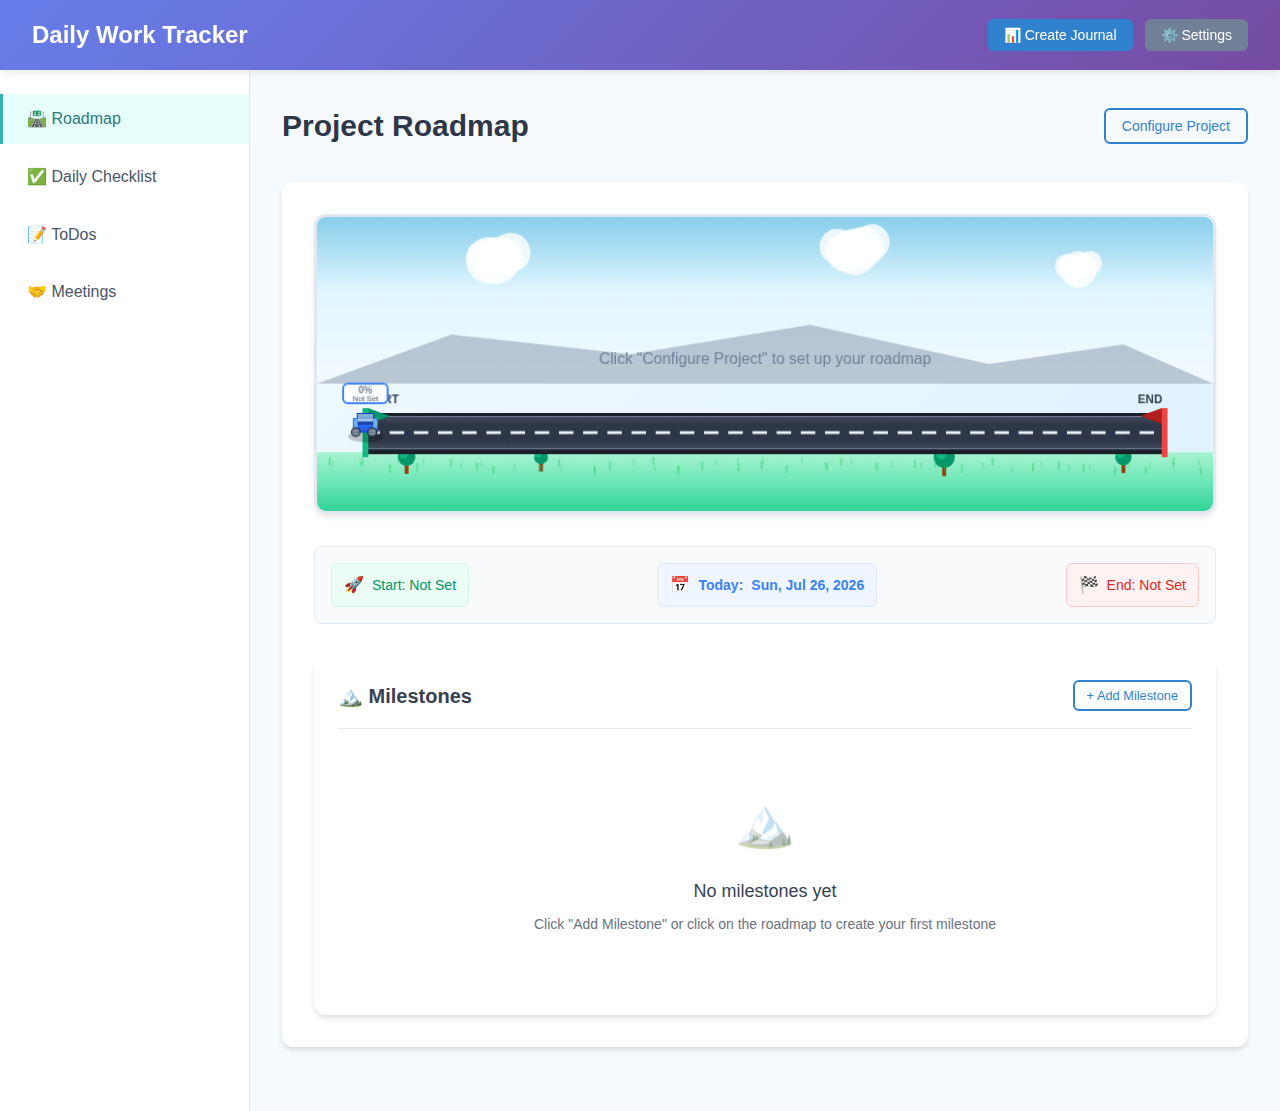
<file: index.html>
<!DOCTYPE html>
<html lang="en">
<head>
    <meta charset="UTF-8">
    <meta name="viewport" content="width=device-width, initial-scale=1.0">
    <meta http-equiv="X-UA-Compatible" content="IE=edge">
    <title>Daily Work Tracker</title>
    <meta name="description" content="Track daily work progress with visual roadmap, checklists, todos, and meetings">
    
    <!-- CSS Files -->
    <link rel="stylesheet" href="styles/main.css">
    <link rel="stylesheet" href="styles/roadmap.css">
    <link rel="stylesheet" href="styles/components.css">
    
    <!-- Favicon -->
    <link rel="icon" type="image/x-icon" href="assets/favicon.ico">
</head>
<body>
    <div class="app-container">
        <!-- Header -->
        <header class="app-header">
            <div class="header-content">
                <h1 class="app-title">Daily Work Tracker</h1>
                <div class="header-actions">
                    <button id="createJournal" class="btn btn-primary">
                        📊 Create Journal
                    </button>
                    <button id="settingsBtn" class="btn btn-secondary">
                        ⚙️ Settings
                    </button>
                </div>
            </div>
        </header>

        <!-- Main Content -->
        <main class="app-main">
            <!-- Sidebar Navigation -->
            <aside class="sidebar">
                <nav class="nav-menu">
                    <ul>
                        <li><a href="#roadmap" class="nav-link active">🛣️ Roadmap</a></li>
                        <li><a href="#checklist" class="nav-link">✅ Daily Checklist</a></li>
                        <li><a href="#todos" class="nav-link">📝 ToDos</a></li>
                        <li><a href="#meetings" class="nav-link">🤝 Meetings</a></li>
                    </ul>
                </nav>
            </aside>

            <!-- Content Area -->
            <section class="content-area">
                <!-- Roadmap Section -->
                <div id="roadmap-section" class="content-section active">
                    <div class="section-header">
                        <h2>Project Roadmap</h2>
                        <button id="configureProject" class="btn btn-outline">Configure Project</button>
                    </div>
                    <div class="roadmap-container">
                        <canvas id="roadmapCanvas" class="roadmap-canvas"></canvas>
                        <div class="roadmap-info">
                            <div class="project-dates">
                                <span class="start-date">Start: Not Set</span>
                                <span class="current-date">Today: <span id="currentDate"></span></span>
                                <span class="end-date">End: Not Set</span>
                            </div>
                        </div>
                        
                        <!-- Milestone Management Section -->
                        <div class="milestone-management">
                            <div class="milestone-header">
                                <h3>🏔️ Milestones</h3>
                                <button id="addMilestoneBtn" class="btn btn-outline btn-small">+ Add Milestone</button>
                            </div>
                            <div id="milestoneList" class="milestone-list">
                                <!-- Milestones will be populated here -->
                            </div>
                        </div>
                    </div>
                </div>

                <!-- Daily Checklist Section -->
                <div id="checklist-section" class="content-section">
                    <div class="section-header">
                        <h2>Daily Checklist</h2>
                        <div class="section-actions">
                            <button id="checklistAnalytics" class="btn btn-secondary">📊 Analytics</button>
                            <button id="addChecklistItem" class="btn btn-outline">+ Add Item</button>
                        </div>
                    </div>
                    <div class="checklist-container">
                        <div id="checklistItems" class="checklist-items"></div>
                    </div>
                </div>

                <!-- ToDos Section -->
                <div id="todos-section" class="content-section">
                    <div class="section-header">
                        <h2>ToDos</h2>
                        <div class="section-actions">
                            <button id="todoAnalytics" class="btn btn-secondary">📊 Analytics</button>
                            <button id="advancedSearch" class="btn btn-secondary">🔍 Search</button>
                            <button id="bulkActions" class="btn btn-secondary">⚡ Bulk Actions</button>
                            <div class="action-divider"></div>
                            <button id="backupTodos" class="btn btn-outline">💾 Backup</button>
                            <button id="restoreTodos" class="btn btn-outline">📥 Restore</button>
                            <button id="addTodo" class="btn btn-primary">+ Add Todo</button>
                        </div>
                    </div>
                    <div class="todos-container">
                        <div id="todoItems" class="todo-items"></div>
                    </div>
                </div>

                <!-- Meetings Section -->
                <div id="meetings-section" class="content-section">
                    <div class="section-header">
                        <h2>Meetings</h2>
                        <button id="addMeeting" class="btn btn-outline">+ Add Meeting</button>
                    </div>
                    <div class="meetings-container">
                        <div id="meetingItems" class="meeting-items"></div>
                    </div>
                </div>
            </section>
        </main>
    </div>

    <!-- Modal Container -->
    <div id="modalContainer" class="modal-container"></div>

    <!-- JavaScript Files -->
    <script src="scripts/storage.js"></script>
    <script src="scripts/roadmap.js"></script>
    <script src="scripts/daily-reset.js"></script>
    <script src="scripts/checklist.js"></script>
    <script src="scripts/todos.js"></script>
    <script src="scripts/meetings.js"></script>
    <script src="scripts/main.js"></script>
</body>
</html>
</file>
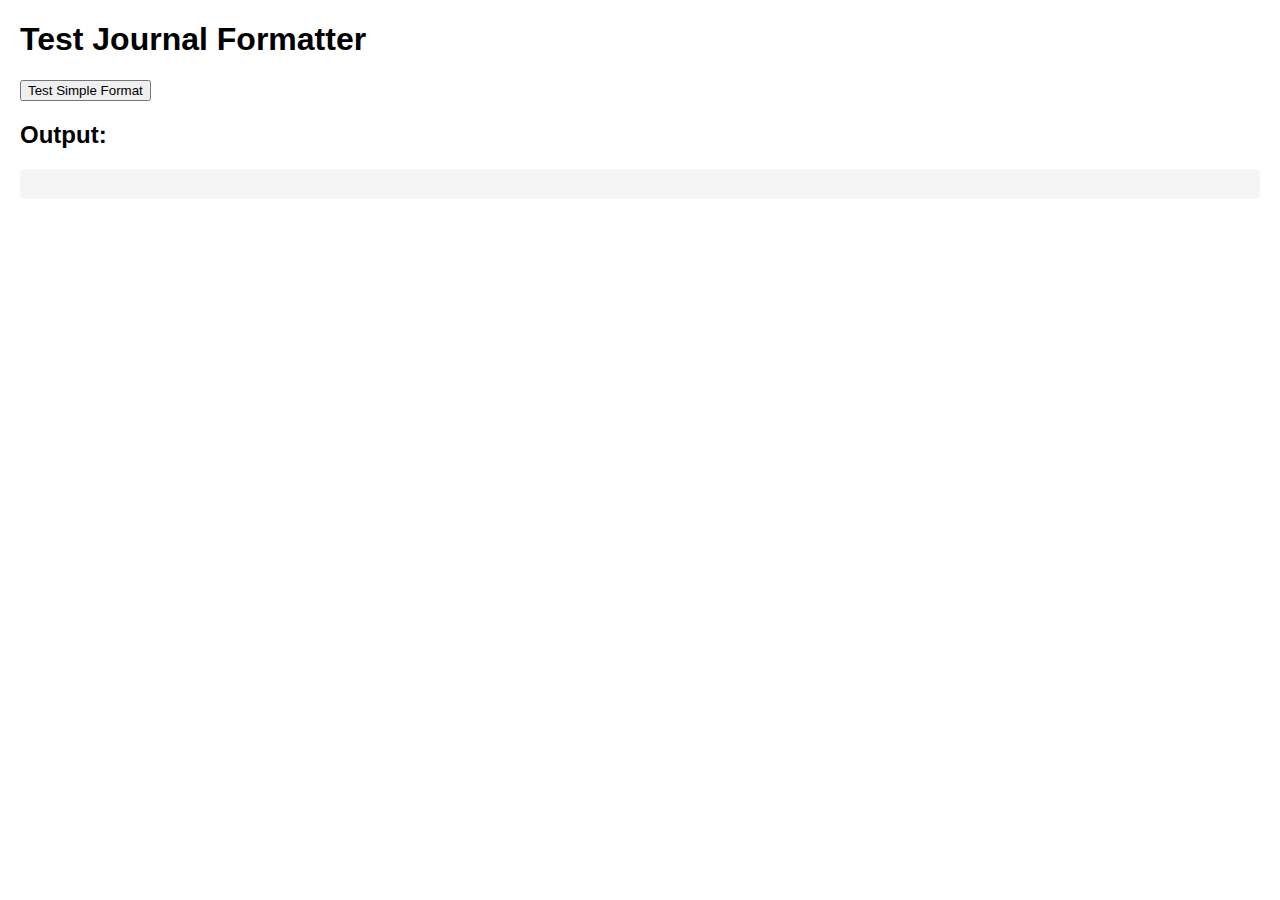
<file: test-journal.html>
<!DOCTYPE html>
<html lang="en">
<head>
    <meta charset="UTF-8">
    <meta name="viewport" content="width=device-width, initial-scale=1.0">
    <title>Test Journal Format</title>
    <style>
        body { font-family: Arial, sans-serif; margin: 20px; }
        .test-output { background: #f5f5f5; padding: 15px; border-radius: 5px; white-space: pre-line; }
    </style>
</head>
<body>
    <h1>Test Journal Formatter</h1>
    <button onclick="testJournalFormat()">Test Simple Format</button>
    <h2>Output:</h2>
    <div id="output" class="test-output"></div>

    <script>
        // Simple test data
        const testData = {
            checklist: {
                items: [
                    { text: "Support Handling", completed: true },
                    { text: "Customer Feedback Handling", completed: false },
                    { text: "Bug Fixes / Customer Bug Fixes", completed: true },
                    { text: "Peer Test", completed: true }
                ]
            },
            todos: [
                { text: "Validate RTE control", completed: true },
                { text: "Ensure figma for speech to text control", completed: true },
                { text: "Incomplete task", completed: false }
            ],
            meetings: [
                {
                    time: "3:00 pm",
                    title: "Flutter Support",
                    completed: true,
                    notes: "Discussed column thin support solution\nAction taken as to consider bug fix"
                },
                {
                    time: "11:30",
                    title: "Sync times meeting", 
                    completed: true,
                    notes: "Attended and gets known about the current status of company projects"
                }
            ]
        };

        // Simple formatter function
        function generateSimpleJournal(data) {
            let output = '';
            
            // Date header
            const today = new Date();
            const dateStr = `${today.getDate()}-${today.getMonth() + 1}-${today.getFullYear()}`;
            output += `Date: ${dateStr}\n`;
            
            // Daily Checklist
            if (data.checklist && data.checklist.items && data.checklist.items.length > 0) {
                output += `Daily Checklist:\n`;
                data.checklist.items.forEach(item => {
                    const status = item.completed ? '[x]' : '[ ]';
                    output += `${status} ${item.text}\n`;
                });
            }
            
            // Today - ToDos (only completed)
            const completedTodos = data.todos ? data.todos.filter(todo => todo.completed) : [];
            if (completedTodos.length > 0) {
                output += `Today - ToDos:\n`;
                completedTodos.forEach(todo => {
                    output += `[x] ${todo.text}\n`;
                });
            }
            
            // Meetings (only completed with notes)
            const completedMeetings = data.meetings ? data.meetings.filter(meeting => meeting.completed && meeting.notes) : [];
            if (completedMeetings.length > 0) {
                output += `Meetings:\n`;
                completedMeetings.forEach(meeting => {
                    output += `${meeting.time} ${meeting.title}\n`;
                    if (meeting.notes) {
                        output += `Meeting notes:\n`;
                        const noteLines = meeting.notes.split('\n');
                        noteLines.forEach(line => {
                            if (line.trim()) {
                                output += `- ${line.trim()}\n`;
                            }
                        });
                    }
                });
            }
            
            return output;
        }

        function testJournalFormat() {
            const formatted = generateSimpleJournal(testData);
            document.getElementById('output').textContent = formatted;
            console.log('Generated journal:', formatted);
        }
    </script>
</body>
</html>
</file>
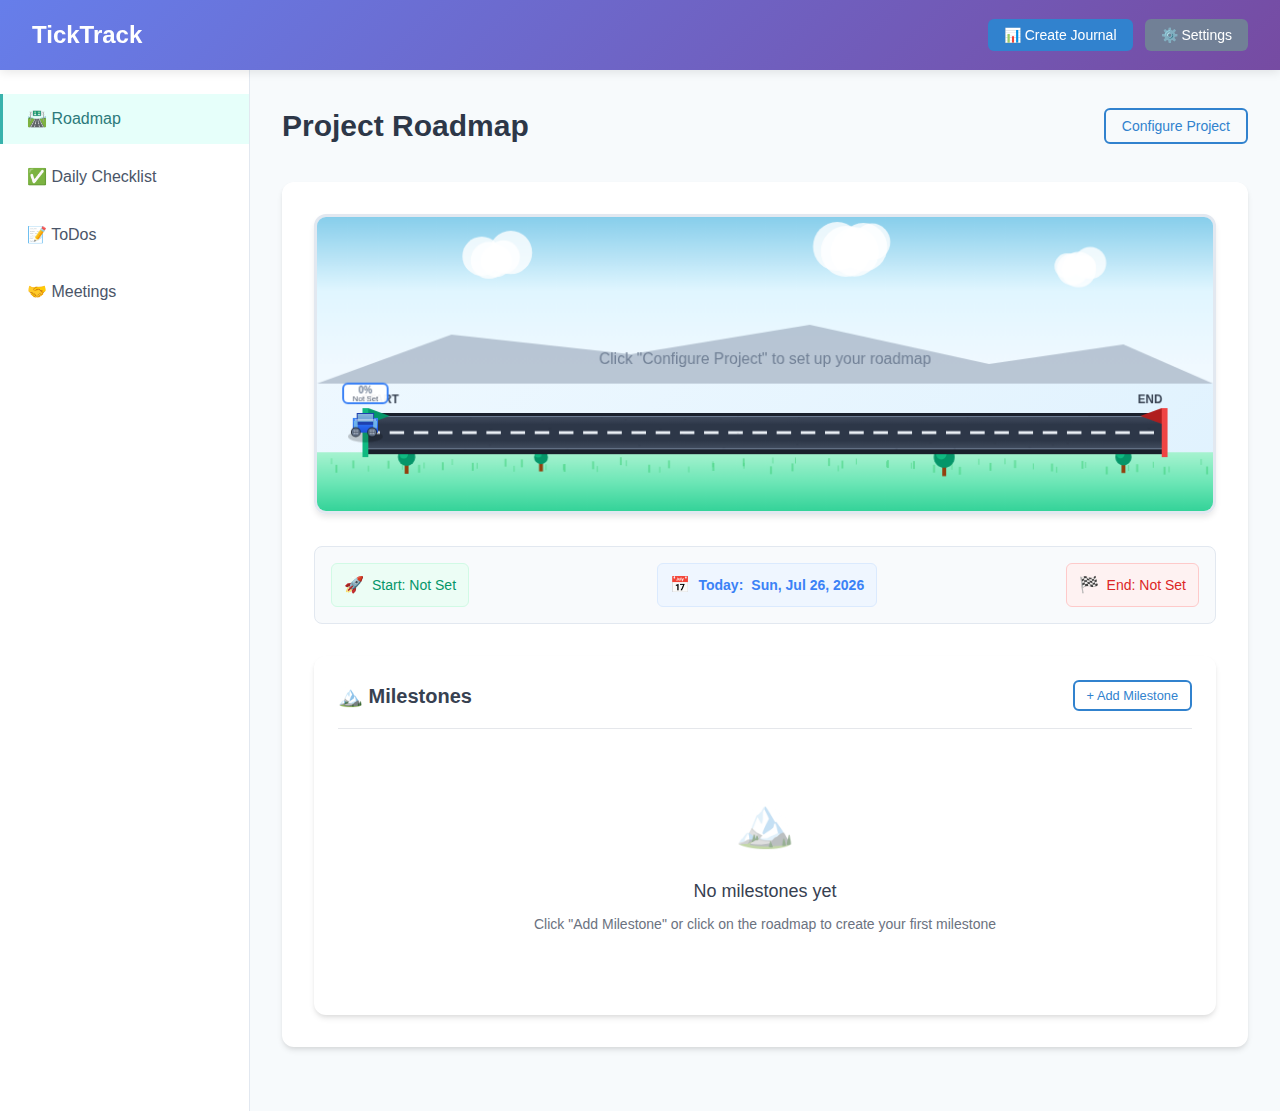
<file: TickTrack.html>
<!DOCTYPE html>
<html lang="en">
<head>
    <meta charset="UTF-8">
    <meta name="viewport" content="width=device-width, initial-scale=1.0">
    <meta http-equiv="X-UA-Compatible" content="IE=edge">
    <title>Daily Work Tracker</title>
    <meta name="description" content="Track daily work progress with visual roadmap, checklists, todos, and meetings">
    
    <!-- CSS Files -->
    <link rel="stylesheet" href="styles/main.css">
    <link rel="stylesheet" href="styles/roadmap.css">
    <link rel="stylesheet" href="styles/components.css">
    
    <!-- Favicon -->
    <link rel="icon" type="image/x-icon" href="assets/favicon.ico">
</head>
<body>
    <div class="app-container">
        <!-- Header -->
        <header class="app-header">
            <div class="header-content">
                <h1 class="app-title">TickTrack</h1>
                <div class="header-actions">
                    <!-- <button id="exportHistory" class="btn btn-outline" title="View Export History">
                        📋 History
                    </button> -->
                    <button id="createJournal" class="btn btn-primary">
                        📊 Create Journal
                    </button>
                    <button id="settingsBtn" class="btn btn-secondary">
                        ⚙️ Settings
                    </button>
                </div>
            </div>
        </header>

        <!-- Main Content -->
        <main class="app-main">
            <!-- Sidebar Navigation -->
            <aside class="sidebar">
                <nav class="nav-menu">
                    <ul>
                        <li><a href="#roadmap" class="nav-link active">🛣️ Roadmap</a></li>
                        <li><a href="#checklist" class="nav-link">✅ Daily Checklist</a></li>
                        <li><a href="#todos" class="nav-link">📝 ToDos</a></li>
                        <li><a href="#meetings" class="nav-link">🤝 Meetings</a></li>
                    </ul>
                </nav>
            </aside>

            <!-- Content Area -->
            <section class="content-area">
                <!-- Roadmap Section -->
                <div id="roadmap-section" class="content-section active">
                    <div class="section-header">
                        <h2>Project Roadmap</h2>
                        <button id="configureProject" class="btn btn-outline">Configure Project</button>
                    </div>
                    <div class="roadmap-container">
                        <canvas id="roadmapCanvas" class="roadmap-canvas"></canvas>
                        <div class="roadmap-info">
                            <div class="project-dates">
                                <span class="start-date">Start: Not Set</span>
                                <span class="current-date">Today: <span id="currentDate"></span></span>
                                <span class="end-date">End: Not Set</span>
                            </div>
                        </div>
                        
                        <!-- Milestone Management Section -->
                        <div class="milestone-management">
                            <div class="milestone-header">
                                <h3>🏔️ Milestones</h3>
                                <button id="addMilestoneBtn" class="btn btn-outline btn-small">+ Add Milestone</button>
                            </div>
                            <div id="milestoneList" class="milestone-list">
                                <!-- Milestones will be populated here -->
                            </div>
                        </div>
                    </div>
                </div>

                <!-- Daily Checklist Section -->
                <div id="checklist-section" class="content-section">
                    <div class="section-header">
                        <h2>Daily Checklist</h2>
                        <div class="section-actions">
                            <button id="checklistAnalytics" class="btn btn-secondary">📊 Analytics</button>
                            <button id="addChecklistItem" class="btn btn-outline">+ Add Item</button>
                        </div>
                    </div>
                    <div class="checklist-container">
                        <div id="checklistItems" class="checklist-items"></div>
                    </div>
                </div>

                <!-- ToDos Section -->
                <div id="todos-section" class="content-section">
                    <div class="section-header">
                        <h2>ToDos</h2>
                        <div class="section-actions">
                            <button id="todoAnalytics" class="btn btn-secondary">📊 Analytics</button>
                            <button id="advancedSearch" class="btn btn-secondary">🔍 Search</button>
                            <button id="bulkActions" class="btn btn-secondary">⚡ Bulk Actions</button>
                            <div class="action-divider"></div>
                            <!-- <button id="backupTodos" class="btn btn-outline">💾 Backup</button>
                            <button id="restoreTodos" class="btn btn-outline">📥 Restore</button> -->
                            <button id="addTodo" class="btn btn-primary">+ Add Todo</button>
                        </div>
                    </div>
                    <div class="todos-container">
                        <div id="todoItems" class="todo-items"></div>
                    </div>
                </div>

                <!-- Meetings Section -->
                <div id="meetings-section" class="content-section">
                    <div class="section-header">
                        <h2>Meetings</h2>
                        <div class="section-actions">
                            <button id="meetingAnalytics" class="btn btn-secondary">📊 Analytics</button>
                            <button id="meetingSearch" class="btn btn-secondary">🔍 Search</button>
                            <button id="addMeeting" class="btn btn-primary">+ Add Meeting</button>
                        </div>
                    </div>
                    <div class="meetings-container">
                        <div id="meetingItems" class="meeting-items"></div>
                    </div>
                </div>
            </section>
        </main>
    </div>

    <!-- Modal Container -->
    <div id="modalContainer" class="modal-container"></div>

    <!-- JavaScript Files -->
    <script src="scripts/storage.js"></script>
    <script src="scripts/roadmap.js"></script>
    <script src="scripts/daily-reset.js"></script>
    <script src="scripts/checklist.js"></script>
    <script src="scripts/todos.js"></script>
    <script src="scripts/meetings.js"></script>
    <script src="scripts/journal-formatter.js"></script>
    <script src="scripts/file-export.js"></script>
    <script src="scripts/main.js"></script>
</body>
</html>
</file>
<file: styles/roadmap.css>
/* ===== ROADMAP SPECIFIC STYLES ===== */

.roadmap-container {
    background: white;
    border-radius: 12px;
    padding: 2rem;
    box-shadow: 0 4px 6px -1px rgba(0, 0, 0, 0.1), 0 2px 4px -1px rgba(0, 0, 0, 0.06);
    margin-bottom: 2rem;
}

.roadmap-canvas {
    width: 100%;
    height: 300px;
    border: 3px solid #e2e8f0;
    border-radius: 12px;
    background: linear-gradient(135deg, #f0f9ff 0%, #e0f2fe 100%);
    cursor: pointer;
    transition: all 0.3s ease;
    box-shadow: 0 4px 6px -1px rgba(0, 0, 0, 0.1);
    position: relative;
}

.roadmap-canvas:hover {
    border-color: #3b82f6;
    box-shadow: 0 10px 15px -3px rgba(0, 0, 0, 0.1), 0 4px 6px -2px rgba(0, 0, 0, 0.05);
    transform: translateY(-2px);
}

.roadmap-canvas:active {
    transform: translateY(0);
    box-shadow: 0 4px 6px -1px rgba(0, 0, 0, 0.1);
}

/* Canvas loading state */
.roadmap-canvas.loading {
    opacity: 0.7;
    pointer-events: none;
}

.roadmap-canvas.loading::after {
    content: "Loading roadmap...";
    position: absolute;
    top: 50%;
    left: 50%;
    transform: translate(-50%, -50%);
    background: rgba(255, 255, 255, 0.9);
    padding: 1rem 2rem;
    border-radius: 6px;
    font-size: 0.875rem;
    color: #4a5568;
    box-shadow: 0 4px 6px -1px rgba(0, 0, 0, 0.1);
}

.roadmap-info {
    margin-top: 1.5rem;
    padding: 1rem;
    background: #f8fafc;
    border-radius: 8px;
    border: 1px solid #e2e8f0;
}

.project-dates {
    display: flex;
    justify-content: space-between;
    align-items: center;
    flex-wrap: wrap;
    gap: 1rem;
    font-size: 0.875rem;
}

.start-date,
.current-date,
.end-date {
    padding: 0.5rem 0.75rem;
    border-radius: 6px;
    font-weight: 500;
    background: white;
    border: 1px solid #d1d5db;
    display: flex;
    align-items: center;
    gap: 0.5rem;
}

.start-date {
    color: #059669;
    border-color: #d1fae5;
    background: #ecfdf5;
}

.start-date::before {
    content: "🚀";
    font-size: 1rem;
}

.current-date {
    color: #3b82f6;
    border-color: #dbeafe;
    background: #eff6ff;
    font-weight: 600;
}

.current-date::before {
    content: "📅";
    font-size: 1rem;
}

.end-date {
    color: #dc2626;
    border-color: #fecaca;
    background: #fef2f2;
}

.end-date::before {
    content: "🏁";
    font-size: 1rem;
}

/* Roadmap Canvas Elements */
.roadmap-tooltip {
    position: absolute;
    background: rgba(0, 0, 0, 0.8);
    color: white;
    padding: 0.5rem 0.75rem;
    border-radius: 6px;
    font-size: 0.75rem;
    pointer-events: none;
    z-index: 200;
    white-space: nowrap;
    transform: translate(-50%, -100%);
    margin-top: -0.5rem;
}

.roadmap-tooltip::after {
    content: "";
    position: absolute;
    top: 100%;
    left: 50%;
    transform: translateX(-50%);
    border: 5px solid transparent;
    border-top-color: rgba(0, 0, 0, 0.8);
}

/* Enhanced Milestone Management */
.milestone-management {
    margin-top: 2rem;
    background: white;
    border-radius: 12px;
    padding: 1.5rem;
    box-shadow: 0 4px 6px -1px rgba(0, 0, 0, 0.1), 0 2px 4px -1px rgba(0, 0, 0, 0.06);
}

.milestone-header {
    display: flex;
    justify-content: space-between;
    align-items: center;
    margin-bottom: 1.5rem;
    padding-bottom: 1rem;
    border-bottom: 1px solid #e5e7eb;
}

.milestone-header h3 {
    font-size: 1.25rem;
    font-weight: 600;
    color: #374151;
    display: flex;
    align-items: center;
    gap: 0.5rem;
    margin: 0;
}

.btn-small {
    padding: 0.375rem 0.75rem;
    font-size: 0.8rem;
}

.milestone-list {
    display: grid;
    gap: 0.75rem;
    max-height: 300px;
    overflow-y: auto;
}

.milestone-item {
    display: flex;
    justify-content: space-between;
    align-items: center;
    padding: 1rem;
    background: #f8fafc;
    border: 2px solid #e2e8f0;
    border-radius: 8px;
    transition: all 0.2s ease;
    cursor: pointer;
    position: relative;
}

.milestone-item:hover {
    border-color: #3b82f6;
    background: #eff6ff;
    transform: translateY(-1px);
    box-shadow: 0 4px 6px -1px rgba(0, 0, 0, 0.1);
}

.milestone-item.completed {
    background: #ecfdf5;
    border-color: #10b981;
    opacity: 0.9;
}

.milestone-item.overdue {
    background: #fef2f2;
    border-color: #ef4444;
}

.milestone-item.today {
    background: #fffbeb;
    border-color: #f59e0b;
    box-shadow: 0 0 0 3px rgba(245, 158, 11, 0.1);
}

.milestone-content {
    display: flex;
    align-items: center;
    gap: 0.75rem;
    flex: 1;
}

.milestone-flag {
    font-size: 1.5rem;
    display: flex;
    align-items: center;
    justify-content: center;
    width: 40px;
    height: 40px;
    border-radius: 50%;
    background: rgba(255, 255, 255, 0.8);
}

.milestone-details {
    flex: 1;
}

.milestone-title {
    font-weight: 600;
    color: #374151;
    margin-bottom: 0.25rem;
    font-size: 0.95rem;
}

.milestone-date {
    font-size: 0.8rem;
    color: #6b7280;
    margin-bottom: 0.25rem;
}

.milestone-description {
    font-size: 0.75rem;
    color: #9ca3af;
    font-style: italic;
    line-height: 1.3;
}

.milestone-actions {
    display: flex;
    gap: 0.5rem;
    opacity: 0;
    transition: opacity 0.2s ease;
}

.milestone-item:hover .milestone-actions {
    opacity: 1;
}

.milestone-edit,
.milestone-delete {
    padding: 0.25rem 0.5rem;
    border: none;
    border-radius: 4px;
    font-size: 0.7rem;
    cursor: pointer;
    transition: all 0.2s ease;
    font-weight: 500;
}

.milestone-edit {
    background: #dbeafe;
    color: #1e40af;
}

.milestone-edit:hover {
    background: #3b82f6;
    color: white;
}

.milestone-delete {
    background: #fecaca;
    color: #dc2626;
}

.milestone-delete:hover {
    background: #ef4444;
    color: white;
}

/* Empty state for milestones */
.milestone-list .empty-state {
    text-align: center;
    padding: 2rem 1rem;
    color: #6b7280;
}

.milestone-list .empty-state-icon {
    font-size: 3rem;
    margin-bottom: 1rem;
    opacity: 0.5;
}

.milestone-list .empty-state-title {
    font-size: 1.125rem;
    font-weight: 500;
    margin-bottom: 0.5rem;
    color: #374151;
}

.milestone-list .empty-state-text {
    font-size: 0.875rem;
    line-height: 1.5;
}

/* Enhanced Project Configuration Modal */
.project-config-form {
    display: grid;
    gap: 1rem;
}

.project-stats {
    background: #f8fafc;
    border: 1px solid #e2e8f0;
    border-radius: 8px;
    padding: 1rem;
    margin-bottom: 1.5rem;
}

.project-stats h4 {
    margin: 0 0 1rem 0;
    color: #374151;
    font-size: 1rem;
    font-weight: 600;
}

.stats-grid {
    display: grid;
    grid-template-columns: repeat(4, 1fr);
    gap: 1rem;
}

.stat-item {
    text-align: center;
    padding: 0.75rem;
    background: white;
    border-radius: 6px;
    border: 1px solid #e5e7eb;
}

.stat-value {
    font-size: 1.5rem;
    font-weight: 700;
    color: #3b82f6;
    margin-bottom: 0.25rem;
}

.stat-label {
    font-size: 0.75rem;
    color: #6b7280;
    font-weight: 500;
}

.date-inputs {
    display: grid;
    grid-template-columns: 1fr 1fr;
    gap: 1rem;
}

.form-help {
    display: block;
    margin-top: 0.25rem;
    font-size: 0.75rem;
    color: #6b7280;
    font-style: italic;
}

/* New styles for holiday configuration */
.workday-config {
    background: #f8fafc;
    border: 1px solid #e2e8f0;
    border-radius: 8px;
    padding: 1rem;
    margin-top: 1rem;
}

.workday-config .form-group {
    margin-bottom: 0; /* Remove default margin */
}


.warning-section {
    margin: 1rem 0;
}

.warning-box {
    background: #fef3c7;
    border: 1px solid #f59e0b;
    border-radius: 6px;
    padding: 0.75rem;
    font-size: 0.875rem;
    color: #92400e;
}

.reset-warning {
    background: #fee2e2;
    border: 1px solid #ef4444;
    border-radius: 6px;
    padding: 1rem;
    color: #991b1b;
}

.reset-warning h4 {
    margin: 0 0 0.5rem 0;
    color: #991b1b;
}

.reset-warning ul {
    margin: 0.5rem 0;
    padding-left: 1.5rem;
}

.reset-warning li {
    margin-bottom: 0.25rem;
}

.reset-warning p {
    margin: 0.75rem 0 0 0;
    font-weight: 600;
}

.project-status {
    margin-top: 1rem;
    padding: 1rem;
    border-radius: 8px;
    font-size: 0.875rem;
}

.project-status.not-configured {
    background: #fef3c7;
    color: #92400e;
    border: 1px solid #f59e0b;
}

.project-status.configured {
    background: #d1fae5;
    color: #065f46;
    border: 1px solid #10b981;
}

.project-status.overdue {
    background: #fee2e2;
    color: #991b1b;
    border: 1px solid #ef4444;
}

/* Modal enhancements */
.modal {
    max-width: 600px;
}

.modal-footer {
    justify-content: space-between;
}

.modal-footer .btn:first-child {
    margin-right: auto;
}

/* Responsive adjustments */
@media (max-width: 768px) {
    .date-inputs {
        grid-template-columns: 1fr;
    }
    
    .stats-grid {
        grid-template-columns: repeat(2, 1fr);
    }
    
    .modal {
        max-width: 95%;
        margin: 1rem;
    }
}

@media (max-width: 480px) {
    .stats-grid {
        grid-template-columns: 1fr;
    }
    
    .modal-footer {
        flex-direction: column;
        gap: 0.75rem;
    }
    
    .modal-footer .btn {
        width: 100%;
        justify-content: center;
    }
    
    .modal-footer .btn:first-child {
        margin-right: 0;
        order: 2;
    }
}

/* Responsive Roadmap */
@media (max-width: 768px) {
    .roadmap-container {
        padding: 1rem;
    }
    
    .roadmap-canvas {
        height: 200px;
    }
    
    .project-dates {
        flex-direction: column;
        align-items: stretch;
    }
    
    .start-date,
    .current-date,
    .end-date {
        justify-content: center;
        text-align: center;
    }
    
    .date-inputs {
        grid-template-columns: 1fr;
    }
    
    .milestone-item {
        flex-direction: column;
        align-items: flex-start;
        gap: 0.75rem;
    }
    
    .milestone-actions {
        align-self: flex-end;
    }
}

@media (max-width: 480px) {
    .roadmap-canvas {
        height: 150px;
    }
    
    .project-dates {
        font-size: 0.75rem;
    }
    
    .milestone-header {
        flex-direction: column;
        align-items: flex-start;
        gap: 0.75rem;
    }
}
</file>
<file: styles/components.css>
/* ===== COMPONENT SPECIFIC STYLES ===== */

/* ===== CHECKLIST COMPONENTS ===== */
.checklist-container {
    background: white;
    border-radius: 12px;
    padding: 1.5rem;
    box-shadow: 0 4px 6px -1px rgba(0, 0, 0, 0.1), 0 2px 4px -1px rgba(0, 0, 0, 0.06);
}

.checklist-items {
    display: grid;
    gap: 0.75rem;
}

/* Enhanced Progress Bar */
.progress-bar {
    background: #f1f5f9;
    border-radius: 8px;
    padding: 1rem;
    margin-bottom: 1.5rem;
    border: 1px solid #e2e8f0;
}

.progress-header {
    display: flex;
    justify-content: space-between;
    align-items: center;
    margin-bottom: 0.75rem;
}

.progress-text {
    font-size: 0.875rem;
    color: #374151;
    font-weight: 500;
}

.progress-percent {
    font-size: 1.125rem;
    font-weight: 700;
    color: #059669;
}

.progress-track {
    height: 8px;
    background: #e2e8f0;
    border-radius: 4px;
    overflow: hidden;
}

.progress-fill {
    height: 100%;
    background: linear-gradient(90deg, #10b981, #059669);
    border-radius: 4px;
    transition: width 0.5s ease;
    position: relative;
}

.progress-fill::after {
    content: '';
    position: absolute;
    top: 0;
    left: 0;
    right: 0;
    bottom: 0;
    background: linear-gradient(90deg, transparent, rgba(255, 255, 255, 0.4), transparent);
    animation: shimmer 2s infinite;
}

@keyframes shimmer {
    0% { transform: translateX(-100%); }
    100% { transform: translateX(100%); }
}

/* Enhanced Progress Badge in Header */
.progress-badge {
    display: inline-block;
    padding: 0.25rem 0.75rem;
    background: linear-gradient(135deg, #10b981, #059669);
    color: white;
    font-size: 0.75rem;
    font-weight: 600;
    border-radius: 12px;
    margin-left: 0.5rem;
    animation: pulse-success 2s infinite;
}

@keyframes pulse-success {
    0%, 100% { transform: scale(1); }
    50% { transform: scale(1.05); }
}

/* Checklist Main Structure */
.checklist-main {
    display: flex;
    align-items: flex-start;
    flex: 1;
    gap: 0.75rem;
}

.checklist-content {
    flex: 1;
}

/* Enhanced Checkbox Styling */
.checklist-checkbox {
    width: 20px;
    height: 20px;
    cursor: pointer;
    accent-color: #10b981;
    transform: scale(1.2);
    margin-top: 0.125rem;
}

.checklist-text {
    font-size: 0.875rem;
    color: #374151;
    line-height: 1.5;
    transition: all 0.3s ease;
    margin-bottom: 0.25rem;
}

/* Completion Time Display */
.completion-time {
    font-size: 0.75rem;
    color: #059669;
    font-weight: 500;
    display: flex;
    align-items: center;
    gap: 0.25rem;
}

.completion-time::before {
    content: '✓';
    font-weight: bold;
}

/* Completion Feedback Animation */
.completion-feedback {
    position: fixed;
    top: 20px;
    right: 20px;
    background: linear-gradient(135deg, #10b981, #059669);
    color: white;
    padding: 0.75rem 1rem;
    border-radius: 8px;
    box-shadow: 0 4px 12px rgba(16, 185, 129, 0.4);
    font-weight: 500;
    font-size: 0.875rem;
    z-index: 1000;
    animation: slideInRight 0.3s ease, fadeOut 0.3s ease 2.7s forwards;
}

@keyframes slideInRight {
    from {
        transform: translateX(100%);
        opacity: 0;
    }
    to {
        transform: translateX(0);
        opacity: 1;
    }
}

@keyframes fadeOut {
    from {
        opacity: 1;
        transform: translateX(0);
    }
    to {
        opacity: 0;
        transform: translateX(100%);
    }
}

.checklist-item {
    display: flex;
    align-items: flex-start;
    justify-content: space-between;
    padding: 1rem;
    background: #f8fafc;
    border: 2px solid #e2e8f0;
    border-radius: 8px;
    transition: all 0.3s ease;
    position: relative;
    overflow: hidden;
}

.checklist-item::before {
    content: '';
    position: absolute;
    left: 0;
    top: 0;
    bottom: 0;
    width: 4px;
    background: linear-gradient(180deg, #3b82f6, #1e40af);
    transform: translateX(-100%);
    transition: transform 0.3s ease;
}

.checklist-item:hover {
    border-color: #3b82f6;
    background: #eff6ff;
    transform: translateY(-2px);
    box-shadow: 0 4px 12px rgba(59, 130, 246, 0.15);
}

.checklist-item:hover::before {
    transform: translateX(0);
}

.checklist-item.completed {
    background: #ecfdf5;
    border-color: #10b981;
    transform: none;
    box-shadow: 0 2px 4px rgba(16, 185, 129, 0.1);
}

.checklist-item.completed::before {
    background: linear-gradient(180deg, #10b981, #059669);
    transform: translateX(0);
}

.checklist-item.completed .checklist-text {
    text-decoration: line-through;
    color: #6b7280;
    opacity: 0.7;
}

/* Template Item Styling */
.checklist-item[data-template="true"] {
    background: linear-gradient(135deg, #fef3c7 0%, #fde68a 100%);
    border-color: #f59e0b;
}

.checklist-item[data-template="true"]::before {
    background: linear-gradient(180deg, #f59e0b, #d97706);
}

.checklist-checkbox {
    width: 20px;
    height: 20px;
    margin-right: 0.75rem;
    cursor: pointer;
    accent-color: #10b981;
}

.checklist-text {
    flex: 1;
    font-size: 0.875rem;
    color: #374151;
    transition: all 0.2s ease;
}

.checklist-item.completed .checklist-text {
    text-decoration: line-through;
    color: #6b7280;
}

.checklist-actions {
    display: flex;
    gap: 0.5rem;
    opacity: 0;
    transition: opacity 0.2s ease;
}

.checklist-item:hover .checklist-actions {
    opacity: 1;
}

.checklist-edit,
.checklist-delete {
    padding: 0.25rem 0.5rem;
    border: none;
    border-radius: 4px;
    font-size: 0.75rem;
    cursor: pointer;
    transition: all 0.2s ease;
}

.checklist-edit {
    background: #dbeafe;
    color: #1e40af;
}

.checklist-edit:hover {
    background: #3b82f6;
    color: white;
}

.checklist-delete {
    background: #fecaca;
    color: #dc2626;
}

.checklist-delete:hover {
    background: #ef4444;
    color: white;
}

.checklist-empty {
    text-align: center;
    padding: 3rem 1rem;
    color: #6b7280;
    font-style: italic;
}

/* Daily Reset Indicator */
.daily-reset-info {
    margin-bottom: 1rem;
    padding: 0.75rem 1rem;
    border-radius: 8px;
    font-size: 0.875rem;
    display: flex;
    align-items: center;
    justify-content: space-between;
    gap: 0.75rem;
    animation: slideInDown 0.3s ease;
    box-shadow: 0 2px 4px rgba(0, 0, 0, 0.1);
}

.daily-reset-info.success {
    background: linear-gradient(135deg, #d1fae5, #a7f3d0);
    border: 1px solid #10b981;
    color: #065f46;
}

.daily-reset-info.error {
    background: linear-gradient(135deg, #fee2e2, #fecaca);
    border: 1px solid #ef4444;
    color: #991b1b;
}

.daily-reset-info.warning {
    background: linear-gradient(135deg, #fef3c7, #fde68a);
    border: 1px solid #f59e0b;
    color: #92400e;
}

.reset-icon {
    font-size: 1.2rem;
    font-weight: bold;
}

.reset-message {
    flex: 1;
    font-weight: 500;
}

.reset-dismiss {
    background: none;
    border: none;
    font-size: 1.25rem;
    font-weight: bold;
    cursor: pointer;
    padding: 0.25rem;
    border-radius: 4px;
    opacity: 0.7;
    transition: opacity 0.2s ease, background 0.2s ease;
}

.reset-dismiss:hover {
    opacity: 1;
    background: rgba(0, 0, 0, 0.1);
}

/* Reset Progress Indicator */
.reset-progress-indicator {
    position: fixed;
    top: 0;
    left: 0;
    right: 0;
    bottom: 0;
    background: rgba(0, 0, 0, 0.5);
    display: flex;
    align-items: center;
    justify-content: center;
    z-index: 2000;
    backdrop-filter: blur(4px);
}

.reset-progress-content {
    background: white;
    padding: 2rem;
    border-radius: 12px;
    box-shadow: 0 10px 25px rgba(0, 0, 0, 0.3);
    display: flex;
    flex-direction: column;
    align-items: center;
    gap: 1rem;
    min-width: 300px;
    text-align: center;
}

.reset-spinner {
    width: 40px;
    height: 40px;
    border: 4px solid #e2e8f0;
    border-top: 4px solid #3b82f6;
    border-radius: 50%;
    animation: spin 1s linear infinite;
}

@keyframes spin {
    0% { transform: rotate(0deg); }
    100% { transform: rotate(360deg); }
}

.reset-progress-message {
    font-size: 1rem;
    color: #374151;
    font-weight: 500;
}

@keyframes slideInDown {
    from {
        transform: translateY(-100%);
        opacity: 0;
    }
    to {
        transform: translateY(0);
        opacity: 1;
    }
}

/* Storage Warning */
.storage-warning {
    margin-bottom: 1rem;
    padding: 1rem;
    background: linear-gradient(135deg, #fef3c7, #fde68a);
    border: 1px solid #f59e0b;
    border-radius: 8px;
    animation: slideInDown 0.3s ease;
}

.warning-content {
    display: flex;
    align-items: center;
    gap: 0.75rem;
}

.warning-icon {
    font-size: 1.5rem;
}

.warning-text {
    flex: 1;
}

.warning-text strong {
    color: #92400e;
    font-weight: 600;
    display: block;
    margin-bottom: 0.25rem;
}

.warning-text p {
    color: #78350f;
    font-size: 0.875rem;
    margin: 0;
}

.warning-dismiss {
    background: none;
    border: none;
    font-size: 1.25rem;
    font-weight: bold;
    color: #92400e;
    cursor: pointer;
    padding: 0.25rem;
    border-radius: 4px;
    opacity: 0.7;
    transition: all 0.2s ease;
}

.warning-dismiss:hover {
    opacity: 1;
    background: rgba(146, 64, 14, 0.1);
}

/* Analytics Modal */
.analytics-modal {
    max-height: 70vh;
    overflow-y: auto;
}

.analytics-section {
    margin-bottom: 1.5rem;
    padding-bottom: 1rem;
    border-bottom: 1px solid #e2e8f0;
}

.analytics-section:last-child {
    border-bottom: none;
    margin-bottom: 0;
}

.analytics-section h4 {
    color: #374151;
    margin-bottom: 1rem;
    font-size: 1rem;
    font-weight: 600;
}

/* Current Stats */
.current-stats {
    display: grid;
    grid-template-columns: repeat(auto-fit, minmax(80px, 1fr));
    gap: 1rem;
}

.stat-item {
    text-align: center;
    padding: 1rem;
    background: #f8fafc;
    border-radius: 8px;
    border: 1px solid #e2e8f0;
}

.stat-value {
    display: block;
    font-size: 1.5rem;
    font-weight: 700;
    color: #059669;
    margin-bottom: 0.25rem;
}

.stat-label {
    font-size: 0.75rem;
    color: #6b7280;
    text-transform: uppercase;
    letter-spacing: 0.025em;
}

/* Achievements */
.achievements-grid {
    display: grid;
    gap: 0.75rem;
}

.achievement-badge {
    display: flex;
    align-items: center;
    gap: 0.75rem;
    padding: 0.75rem;
    border-radius: 8px;
    border: 1px solid;
    animation: achievementPulse 2s infinite;
}

.achievement-badge.gold {
    background: linear-gradient(135deg, #fef3c7, #fde68a);
    border-color: #f59e0b;
    color: #92400e;
}

.achievement-badge.silver {
    background: linear-gradient(135deg, #f1f5f9, #e2e8f0);
    border-color: #64748b;
    color: #475569;
}

.achievement-badge.bronze {
    background: linear-gradient(135deg, #fed7aa, #fdba74);
    border-color: #ea580c;
    color: #9a3412;
}

.achievement-icon {
    font-size: 1.5rem;
}

.achievement-title {
    font-weight: 600;
    margin-bottom: 0.125rem;
}

.achievement-description {
    font-size: 0.875rem;
    opacity: 0.8;
}

@keyframes achievementPulse {
    0%, 100% { transform: scale(1); }
    50% { transform: scale(1.02); }
}

/* Overview Stats */
.overview-stats {
    display: grid;
    grid-template-columns: repeat(auto-fit, minmax(120px, 1fr));
    gap: 1rem;
}

.overview-item {
    text-align: center;
}

.overview-label {
    display: block;
    font-size: 0.75rem;
    color: #6b7280;
    margin-bottom: 0.25rem;
    text-transform: uppercase;
    letter-spacing: 0.025em;
}

.overview-value {
    display: block;
    font-size: 1.25rem;
    font-weight: 600;
    color: #374151;
}

/* Recent Activity */
.recent-activity {
    display: grid;
    grid-template-columns: repeat(7, 1fr);
    gap: 0.5rem;
}

.history-day {
    text-align: center;
    padding: 0.5rem;
    background: #f8fafc;
    border: 1px solid #e2e8f0;
    border-radius: 6px;
    transition: all 0.2s ease;
}

.history-day.completed {
    background: #ecfdf5;
    border-color: #10b981;
}

.day-date {
    font-size: 0.75rem;
    color: #6b7280;
    margin-bottom: 0.25rem;
}

.day-rate {
    font-weight: 600;
    color: #374151;
    margin-bottom: 0.125rem;
}

.history-day.completed .day-rate {
    color: #059669;
}

.day-items {
    font-size: 0.625rem;
    color: #9ca3af;
}

/* Storage Info */
.storage-info {
    display: grid;
    grid-template-columns: repeat(auto-fit, minmax(100px, 1fr));
    gap: 1rem;
}

.storage-item {
    text-align: center;
    padding: 0.75rem;
    background: #f8fafc;
    border: 1px solid #e2e8f0;
    border-radius: 6px;
}

.storage-label {
    display: block;
    font-size: 0.75rem;
    color: #6b7280;
    margin-bottom: 0.25rem;
}

.storage-value {
    display: block;
    font-weight: 600;
    color: #374151;
}

/* Responsive Analytics */
@media (max-width: 768px) {
    .current-stats,
    .overview-stats {
        grid-template-columns: repeat(2, 1fr);
    }
    
    .recent-activity {
        grid-template-columns: repeat(4, 1fr);
        gap: 0.25rem;
    }
    
    .history-day {
        padding: 0.375rem 0.25rem;
    }
    
    .day-date {
        font-size: 0.625rem;
    }
    
    .achievement-badge {
        flex-direction: column;
        text-align: center;
        padding: 0.5rem;
    }
    
    .achievement-icon {
        font-size: 2rem;
    }
}

@media (max-width: 480px) {
    .analytics-modal {
        max-height: 80vh;
        padding: 0.5rem;
    }
    
    .analytics-section {
        margin-bottom: 1rem;
    }
    
    .current-stats,
    .overview-stats,
    .storage-info {
        grid-template-columns: 1fr;
    }
    
    .recent-activity {
        grid-template-columns: repeat(7, 1fr);
    }
    
    .history-day {
        padding: 0.25rem;
    }
    
    .day-rate {
        font-size: 0.75rem;
    }
}

/* ===== TODO COMPONENTS ===== */
.todos-container {
    background: white;
    border-radius: 12px;
    padding: 1.5rem;
    box-shadow: 0 4px 6px -1px rgba(0, 0, 0, 0.1), 0 2px 4px -1px rgba(0, 0, 0, 0.06);
}

/* Enhanced Todo Filters */
.todo-filters {
    margin-bottom: 1.5rem;
    padding: 1rem;
    background: #f8fafc;
    border-radius: 8px;
    border: 1px solid #e2e8f0;
}

.filter-group {
    display: flex;
    align-items: center;
    gap: 0.5rem;
    margin-bottom: 0.75rem;
    flex-wrap: wrap;
}

.filter-group:last-child {
    margin-bottom: 0;
}

.filter-label {
    font-size: 0.875rem;
    font-weight: 600;
    color: #374151;
    min-width: 60px;
}

.filter-btn {
    padding: 0.375rem 0.75rem;
    border: 1px solid #d1d5db;
    background: white;
    border-radius: 6px;
    font-size: 0.8125rem;
    cursor: pointer;
    transition: all 0.2s ease;
    display: flex;
    align-items: center;
    gap: 0.25rem;
}

.filter-btn.active {
    background: #3b82f6;
    color: white;
    border-color: #3b82f6;
    font-weight: 500;
    box-shadow: 0 1px 2px rgba(59, 130, 246, 0.1);
}

.filter-btn:hover:not(.active) {
    border-color: #9ca3af;
    background: #f9fafb;
    transform: translateY(-1px);
}

.filter-btn.high {
    border-color: #fca5a5;
}

.filter-btn.high.active {
    background: #ef4444;
    border-color: #ef4444;
}

.filter-btn.medium {
    border-color: #fcd34d;
}

.filter-btn.medium.active {
    background: #f59e0b;
    border-color: #f59e0b;
}

.filter-btn.low {
    border-color: #86efac;
}

.filter-btn.low.active {
    background: #10b981;
    border-color: #10b981;
}

/* Todo List Container */
.todos-list {
    display: grid;
    gap: 0.75rem;
}

/* Todo Statistics Badge */
.todo-stats-badge {
    display: inline-block;
    padding: 0.25rem 0.75rem;
    background: linear-gradient(135deg, #3b82f6, #1d4ed8);
    color: white;
    font-size: 0.75rem;
    font-weight: 600;
    border-radius: 12px;
    margin-left: 0.5rem;
}

/* Todo Completion Feedback */
.todo-completion {
    background: linear-gradient(135deg, #3b82f6, #1d4ed8);
    color: white;
}

/* Carryforward Notification */
.carryforward-notification {
    margin-bottom: 1.5rem;
    padding: 1rem;
    background: linear-gradient(135deg, #e0f2fe, #b3e5fc);
    border: 1px solid #29b6f6;
    border-radius: 8px;
    animation: slideInDown 0.3s ease;
    box-shadow: 0 2px 4px rgba(41, 182, 246, 0.1);
}

.notification-content {
    display: flex;
    align-items: center;
    gap: 1rem;
}

.notification-icon {
    font-size: 1.5rem;
    flex-shrink: 0;
}

.notification-text {
    flex: 1;
}

.notification-text strong {
    color: #0277bd;
    font-weight: 600;
    display: block;
    margin-bottom: 0.25rem;
}

.notification-text p {
    color: #01579b;
    font-size: 0.875rem;
    margin: 0;
}

.notification-actions {
    display: flex;
    gap: 0.5rem;
    align-items: center;
}

.notification-btn {
    padding: 0.375rem 0.75rem;
    border: 1px solid transparent;
    border-radius: 6px;
    font-size: 0.8125rem;
    cursor: pointer;
    transition: all 0.2s ease;
    font-weight: 500;
}

.notification-btn.view-btn {
    background: #0277bd;
    color: white;
    border-color: #0277bd;
}

.notification-btn.view-btn:hover {
    background: #01579b;
    transform: translateY(-1px);
}

.notification-btn.dismiss-btn {
    background: none;
    color: #0277bd;
    border-color: #0277bd;
    padding: 0.375rem 0.5rem;
    font-size: 1rem;
    font-weight: bold;
}

.notification-btn.dismiss-btn:hover {
    background: #0277bd;
    color: white;
}

/* Carryforward Modal */
.carryforward-modal {
    max-height: 70vh;
    overflow-y: auto;
}

.carryforward-stats {
    display: grid;
    grid-template-columns: repeat(auto-fit, minmax(120px, 1fr));
    gap: 1rem;
    margin-bottom: 1.5rem;
}

.stat-box {
    text-align: center;
    padding: 1rem;
    background: #f8fafc;
    border: 1px solid #e2e8f0;
    border-radius: 8px;
}

.stat-box.promoted {
    background: linear-gradient(135deg, #fef3c7, #fde68a);
    border-color: #f59e0b;
}

.stat-number {
    display: block;
    font-size: 1.5rem;
    font-weight: 700;
    color: #374151;
    margin-bottom: 0.25rem;
}

.stat-box.promoted .stat-number {
    color: #92400e;
}

.stat-label {
    font-size: 0.75rem;
    color: #6b7280;
    text-transform: uppercase;
    letter-spacing: 0.025em;
}

.stat-box.promoted .stat-label {
    color: #78350f;
}

.carryforward-items {
    margin-bottom: 1.5rem;
}

.carryforward-items h4 {
    color: #374151;
    margin-bottom: 1rem;
    font-size: 1rem;
}

.carryforward-item {
    display: flex;
    justify-content: space-between;
    align-items: center;
    padding: 0.75rem;
    margin-bottom: 0.5rem;
    background: #f8fafc;
    border: 1px solid #e2e8f0;
    border-radius: 6px;
}

.carryforward-item.promoted {
    background: linear-gradient(135deg, #fef3c7, #fde68a);
    border-color: #f59e0b;
}

.item-info {
    flex: 1;
}

.item-text {
    font-weight: 500;
    color: #374151;
    margin-bottom: 0.25rem;
}

.item-meta {
    font-size: 0.75rem;
    color: #6b7280;
}

.item-priority {
    display: flex;
    align-items: center;
    gap: 0.5rem;
    font-size: 0.8125rem;
}

.promoted-badge {
    background: #f59e0b;
    color: white;
    padding: 0.125rem 0.5rem;
    border-radius: 12px;
    font-size: 0.6875rem;
    font-weight: 600;
}

.carryforward-tips {
    padding: 1rem;
    background: #f0fdf4;
    border: 1px solid #bbf7d0;
    border-radius: 8px;
}

.carryforward-tips h4 {
    color: #15803d;
    margin-bottom: 0.5rem;
    font-size: 0.875rem;
}

.carryforward-tips ul {
    margin: 0;
    padding-left: 1rem;
}

.carryforward-tips li {
    font-size: 0.8125rem;
    color: #166534;
    margin-bottom: 0.25rem;
}

/* Bulk Actions Modal */
.bulk-actions-modal {
    max-height: 75vh;
    overflow-y: auto;
}

.bulk-stats {
    display: grid;
    grid-template-columns: repeat(3, 1fr);
    gap: 1rem;
    margin-bottom: 1.5rem;
    padding: 1rem;
    background: #f8fafc;
    border-radius: 8px;
}

.bulk-stats .stat-item {
    text-align: center;
}

.bulk-stats .stat-value {
    display: block;
    font-size: 1.25rem;
    font-weight: 700;
    color: #3b82f6;
    margin-bottom: 0.25rem;
}

.bulk-stats .stat-label {
    font-size: 0.75rem;
    color: #6b7280;
    text-transform: uppercase;
    letter-spacing: 0.025em;
}

.bulk-actions-grid {
    display: grid;
    gap: 1.5rem;
    margin-bottom: 1.5rem;
}

.action-group {
    padding: 1rem;
    background: #f9fafb;
    border-radius: 8px;
    border: 1px solid #e5e7eb;
}

.action-group h4 {
    color: #374151;
    margin-bottom: 1rem;
    font-size: 0.875rem;
    font-weight: 600;
    display: flex;
    align-items: center;
    gap: 0.5rem;
}

.bulk-btn {
    display: block;
    width: 100%;
    padding: 0.75rem 1rem;
    margin-bottom: 0.5rem;
    background: white;
    border: 1px solid #d1d5db;
    border-radius: 6px;
    font-size: 0.8125rem;
    cursor: pointer;
    transition: all 0.2s ease;
    text-align: left;
}

.bulk-btn:hover:not(:disabled) {
    background: #f3f4f6;
    border-color: #9ca3af;
    transform: translateX(2px);
}

.bulk-btn:disabled {
    opacity: 0.5;
    cursor: not-allowed;
    background: #f9fafb;
}

.bulk-btn.danger {
    background: #fef2f2;
    border-color: #fca5a5;
    color: #dc2626;
}

.bulk-btn.danger:hover:not(:disabled) {
    background: #fee2e2;
    border-color: #f87171;
}

.bulk-warning {
    padding: 1rem;
    background: #fffbeb;
    border: 1px solid #fcd34d;
    border-radius: 8px;
    font-size: 0.8125rem;
    color: #92400e;
}

.bulk-warning strong {
    font-weight: 600;
}

/* Section Actions Enhancement */
.section-actions {
    display: flex;
    gap: 0.5rem;
    align-items: center;
}

@media (max-width: 768px) {
    .carryforward-notification {
        margin: 0 -0.5rem 1.5rem;
        border-radius: 6px;
    }
    
    .notification-content {
        flex-direction: column;
        gap: 0.75rem;
        align-items: flex-start;
    }
    
    .notification-actions {
        align-self: flex-end;
    }
    
    .carryforward-stats,
    .bulk-stats {
        grid-template-columns: 1fr;
        gap: 0.75rem;
    }
    
    .bulk-actions-grid {
        gap: 1rem;
    }
    
    .action-group {
        padding: 0.75rem;
    }
    
    .bulk-btn {
        padding: 0.625rem 0.875rem;
        font-size: 0.75rem;
    }
}

@media (max-width: 480px) {
    .notification-actions {
        width: 100%;
        justify-content: space-between;
    }
    
    .carryforward-item {
        flex-direction: column;
        align-items: flex-start;
        gap: 0.5rem;
    }
    
    .bulk-warning {
        padding: 0.75rem;
        font-size: 0.75rem;
    }
}

.todo-item {
    display: flex;
    align-items: flex-start;
    justify-content: space-between;
    padding: 1rem;
    background: #f8fafc;
    border: 2px solid #e2e8f0;
    border-radius: 8px;
    transition: all 0.3s ease;
    position: relative;
    overflow: hidden;
}

.todo-item::before {
    content: '';
    position: absolute;
    left: 0;
    top: 0;
    bottom: 0;
    width: 4px;
    background: #e2e8f0;
    transition: all 0.3s ease;
}

.todo-item:hover {
    border-color: #3b82f6;
    background: #eff6ff;
    transform: translateY(-2px);
    box-shadow: 0 4px 12px rgba(59, 130, 246, 0.15);
}

.todo-item.completed {
    background: #f0fdf4;
    border-color: #22c55e;
    opacity: 0.8;
    transform: none;
}

.todo-item.completed::before {
    background: #22c55e;
}

.todo-item.high-priority::before {
    background: #ef4444;
}

.todo-item.medium-priority::before {
    background: #f59e0b;
}

.todo-item.low-priority::before {
    background: #10b981;
}

.todo-item.overdue {
    border-color: #ef4444;
    background: #fef2f2;
    animation: pulseRed 2s infinite;
}

@keyframes pulseRed {
    0%, 100% { background: #fef2f2; }
    50% { background: #fecaca; }
}

/* Todo Main Content */
.todo-main {
    display: flex;
    align-items: flex-start;
    flex: 1;
    gap: 0.75rem;
}

.todo-content {
    flex: 1;
}

.todo-text {
    font-size: 0.875rem;
    color: #374151;
    line-height: 1.5;
    margin-bottom: 0.5rem;
    font-weight: 500;
    transition: all 0.3s ease;
}

.todo-item.completed .todo-text {
    text-decoration: line-through;
    color: #6b7280;
    opacity: 0.7;
}

.todo-description {
    font-size: 0.8125rem;
    color: #6b7280;
    line-height: 1.4;
    margin-bottom: 0.5rem;
    font-style: italic;
}

.todo-item.completed .todo-description {
    text-decoration: line-through;
    opacity: 0.6;
}

.todo-checkbox {
    width: 20px;
    height: 20px;
    margin-right: 0.75rem;
    margin-top: 0.125rem;
    cursor: pointer;
    accent-color: #22c55e;
}

.todo-content {
    flex: 1;
}

.todo-text {
    font-size: 0.875rem;
    color: #374151;
    margin-bottom: 0.5rem;
    transition: all 0.2s ease;
}

.todo-item.completed .todo-text {
    text-decoration: line-through;
    color: #6b7280;
}

.todo-meta {
    display: flex;
    gap: 0.75rem;
    font-size: 0.75rem;
    color: #6b7280;
    align-items: center;
    flex-wrap: wrap;
    margin-bottom: 0.5rem;
}

.todo-priority {
    display: inline-flex;
    align-items: center;
    gap: 0.25rem;
    padding: 0.125rem 0.5rem;
    border-radius: 12px;
    font-weight: 500;
    font-size: 0.6875rem;
}

.todo-priority.high {
    background: linear-gradient(135deg, #fef2f2, #fecaca);
    color: #dc2626;
    border: 1px solid #fca5a5;
}

.todo-priority.medium {
    background: linear-gradient(135deg, #fffbeb, #fef3c7);
    color: #d97706;
    border: 1px solid #fcd34d;
}

.todo-priority.low {
    background: linear-gradient(135deg, #f0fdf4, #dcfce7);
    color: #16a34a;
    border: 1px solid #86efac;
}

.todo-category {
    display: inline-flex;
    align-items: center;
    gap: 0.25rem;
    padding: 0.125rem 0.5rem;
    background: #f1f5f9;
    color: #475569;
    border-radius: 8px;
    font-weight: 500;
    font-size: 0.6875rem;
    border: 1px solid #e2e8f0;
}

.todo-date {
    display: inline-flex;
    align-items: center;
    gap: 0.25rem;
    font-weight: 500;
}

.todo-due-date {
    display: inline-flex;
    align-items: center;
    gap: 0.25rem;
    padding: 0.125rem 0.5rem;
    background: #fef3c7;
    color: #92400e;
    border-radius: 8px;
    font-weight: 500;
    font-size: 0.6875rem;
    border: 1px solid #fcd34d;
}

.todo-item.overdue .todo-due-date {
    background: #fef2f2;
    color: #dc2626;
    border-color: #fca5a5;
    animation: pulse 2s infinite;
}

.carry-badge {
    display: inline-flex;
    align-items: center;
    gap: 0.25rem;
    padding: 0.125rem 0.5rem;
    background: linear-gradient(135deg, #e0e7ff, #c7d2fe);
    color: #3730a3;
    border-radius: 8px;
    font-weight: 500;
    font-size: 0.6875rem;
    border: 1px solid #a5b4fc;
}

.completion-time {
    font-size: 0.75rem;
    color: #059669;
    font-weight: 500;
    display: flex;
    align-items: center;
    gap: 0.25rem;
    margin-top: 0.25rem;
}

.completion-time::before {
    content: '✓';
    font-weight: bold;
    color: #10b981;
}

.todo-actions {
    display: flex;
    gap: 0.375rem;
    opacity: 0;
    transition: opacity 0.3s ease;
    align-items: center;
}

.todo-item:hover .todo-actions {
    opacity: 1;
}

.todo-edit,
.todo-delete,
.todo-carry {
    padding: 0.375rem 0.5rem;
    border: 1px solid transparent;
    border-radius: 6px;
    font-size: 0.875rem;
    cursor: pointer;
    transition: all 0.2s ease;
    display: flex;
    align-items: center;
    justify-content: center;
    min-width: 32px;
    height: 32px;
}

.todo-edit {
    background: linear-gradient(135deg, #dbeafe, #bfdbfe);
    color: #1e40af;
    border-color: #93c5fd;
}

.todo-edit:hover {
    background: #3b82f6;
    color: white;
    transform: translateY(-1px);
    box-shadow: 0 2px 4px rgba(59, 130, 246, 0.3);
}

.todo-delete {
    background: linear-gradient(135deg, #fecaca, #fca5a5);
    color: #dc2626;
    border-color: #f87171;
}

.todo-delete:hover {
    background: #ef4444;
    color: white;
    transform: translateY(-1px);
    box-shadow: 0 2px 4px rgba(239, 68, 68, 0.3);
}

.todo-carry {
    background: linear-gradient(135deg, #fef3c7, #fde68a);
    color: #92400e;
    border-color: #fcd34d;
}

.todo-carry:hover {
    background: #f59e0b;
    color: white;
    transform: translateY(-1px);
    box-shadow: 0 2px 4px rgba(245, 158, 11, 0.3);
}

/* Enhanced Checkbox Styling */
.todo-checkbox {
    width: 20px;
    height: 20px;
    cursor: pointer;
    accent-color: #3b82f6;
    transform: scale(1.2);
    margin-top: 0.125rem;
}

/* Form Row for Modal */
.form-row {
    display: grid;
    grid-template-columns: 1fr 1fr;
    gap: 1rem;
}

.form-row .form-group {
    margin-bottom: 0;
}

/* ===== MEETING COMPONENTS ===== */
.meetings-container {
    background: white;
    border-radius: 12px;
    padding: 1.5rem;
    box-shadow: 0 4px 6px -1px rgba(0, 0, 0, 0.1), 0 2px 4px -1px rgba(0, 0, 0, 0.06);
}

.meeting-items {
    display: grid;
    gap: 0.75rem;
}

.meeting-item {
    display: flex;
    align-items: center;
    padding: 1rem;
    background: #f8fafc;
    border: 2px solid #e2e8f0;
    border-radius: 8px;
    transition: all 0.2s ease;
}

.meeting-item:hover {
    border-color: #8b5cf6;
    background: #faf5ff;
}

.meeting-item.completed {
    background: #ecfdf5;
    border-color: #10b981;
    opacity: 0.8;
}

.meeting-time {
    font-weight: 600;
    font-size: 0.875rem;
    color: #8b5cf6;
    margin-right: 1rem;
    min-width: 60px;
}

.meeting-content {
    flex: 1;
}

.meeting-title {
    font-size: 0.875rem;
    color: #374151;
    margin-bottom: 0.25rem;
}

.meeting-notes-preview {
    font-size: 0.75rem;
    color: #6b7280;
    font-style: italic;
    max-width: 200px;
    white-space: nowrap;
    overflow: hidden;
    text-overflow: ellipsis;
}

.meeting-checkbox {
    width: 20px;
    height: 20px;
    margin-right: 0.75rem;
    cursor: pointer;
    accent-color: #8b5cf6;
}

.meeting-actions {
    display: flex;
    gap: 0.5rem;
    opacity: 0;
    transition: opacity 0.2s ease;
}

.meeting-item:hover .meeting-actions {
    opacity: 1;
}

.meeting-notes,
.meeting-edit,
.meeting-delete {
    padding: 0.25rem 0.5rem;
    border: none;
    border-radius: 4px;
    font-size: 0.75rem;
    cursor: pointer;
    transition: all 0.2s ease;
}

.meeting-notes {
    background: #e0e7ff;
    color: #3730a3;
}

.meeting-notes:hover {
    background: #8b5cf6;
    color: white;
}

.meeting-edit {
    background: #dbeafe;
    color: #1e40af;
}

.meeting-edit:hover {
    background: #3b82f6;
    color: white;
}

.meeting-delete {
    background: #fecaca;
    color: #dc2626;
}

.meeting-delete:hover {
    background: #ef4444;
    color: white;
}

/* Meeting Notes Modal */
.notes-textarea {
    min-height: 150px;
    font-family: -apple-system, BlinkMacSystemFont, 'Segoe UI', Roboto, sans-serif;
}

/* ===== COMMON COMPONENT STATES ===== */
.empty-state {
    text-align: center;
    padding: 3rem 1rem;
    color: #6b7280;
}

.empty-state-icon {
    font-size: 3rem;
    margin-bottom: 1rem;
    opacity: 0.5;
}

.empty-state-title {
    font-size: 1.125rem;
    font-weight: 500;
    margin-bottom: 0.5rem;
    color: #374151;
}

.empty-state-text {
    font-size: 0.875rem;
    margin-bottom: 1.5rem;
}

/* Loading States */
.loading-skeleton {
    background: linear-gradient(90deg, #f0f0f0 25%, #e0e0e0 50%, #f0f0f0 75%);
    background-size: 200% 100%;
    animation: loading 1.5s infinite;
}

@keyframes loading {
    0% { background-position: 200% 0; }
    100% { background-position: -200% 0; }
}

.skeleton-item {
    height: 60px;
    border-radius: 8px;
    margin-bottom: 0.75rem;
}

/* Success/Error Messages */
.message {
    padding: 0.75rem 1rem;
    border-radius: 6px;
    margin-bottom: 1rem;
    font-size: 0.875rem;
}

.message.success {
    background: #ecfdf5;
    color: #065f46;
    border: 1px solid #10b981;
}

.message.error {
    background: #fef2f2;
    color: #991b1b;
    border: 1px solid #ef4444;
}

.message.warning {
    background: #fffbeb;
    color: #92400e;
    border: 1px solid #f59e0b;
}

.message.info {
    background: #eff6ff;
    color: #1e40af;
    border: 1px solid #3b82f6;
}

/* ===== RESPONSIVE COMPONENTS ===== */
@media (max-width: 768px) {
    .checklist-item,
    .todo-item,
    .meeting-item {
        flex-direction: column;
        align-items: flex-start;
        gap: 0.75rem;
        padding: 0.875rem;
    }
    
    .checklist-actions,
    .todo-actions,
    .meeting-actions {
        opacity: 1;
        align-self: flex-end;
    }
    
    .todo-meta {
        flex-wrap: wrap;
        gap: 0.5rem;
    }
    
    .meeting-time {
        margin-right: 0;
        margin-bottom: 0.5rem;
    }
    
    .todo-filters {
        padding: 0.75rem;
    }
    
    .filter-group {
        flex-direction: column;
        align-items: flex-start;
        gap: 0.5rem;
        margin-bottom: 1rem;
    }
    
    .filter-group .filter-btn {
        flex: none;
        min-width: auto;
    }
    
    .form-row {
        grid-template-columns: 1fr;
        gap: 0.75rem;
    }
    
    .section-actions {
        flex-direction: column;
        gap: 0.5rem;
        align-items: stretch;
    }
    
    .section-actions .btn {
        width: 100%;
        justify-content: center;
    }
}

@media (max-width: 480px) {
    .checklist-container,
    .todos-container,
    .meetings-container {
        padding: 1rem;
        margin: 0 -0.5rem;
        border-radius: 8px;
    }
    
    .checklist-item,
    .todo-item,
    .meeting-item {
        padding: 0.75rem;
    }
    
    .todo-filters {
        padding: 0.75rem;
        margin: 0 -0.25rem 1rem;
    }
    
    .filter-group {
        margin-bottom: 0.75rem;
    }
    
    .filter-label {
        font-size: 0.8125rem;
        margin-bottom: 0.375rem;
        min-width: auto;
    }
    
    .filter-btn {
        padding: 0.375rem 0.625rem;
        font-size: 0.75rem;
    }
    
    .todo-meta {
        gap: 0.375rem;
    }
    
    .todo-priority,
    .todo-category,
    .todo-due-date,
    .carry-badge {
        padding: 0.1875rem 0.4375rem;
        font-size: 0.625rem;
    }
    
    .todo-actions {
        gap: 0.25rem;
    }
    
    .todo-edit,
    .todo-delete,
    .todo-carry {
        min-width: 28px;
        height: 28px;
        padding: 0.25rem;
        font-size: 0.8125rem;
    }
    
    .empty-state {
        padding: 1.5rem 0.75rem;
    }
    
    .empty-state-icon {
        font-size: 2rem;
    }
    
    .empty-state-title {
        font-size: 1rem;
    }
    
    .empty-state-text {
        font-size: 0.8125rem;
    }
    
    .todo-stats-badge {
        font-size: 0.6875rem;
        padding: 0.1875rem 0.5rem;
    }
    
    .analytics-modal {
        max-height: 85vh;
    }
}

/* ===== ENHANCED TODO STYLES ===== */

/* Advanced Search Modal */
.advanced-search-modal {
    max-height: 80vh;
    overflow-y: auto;
}

.search-form {
    margin-bottom: 25px;
}

.search-options {
    display: grid;
    grid-template-columns: repeat(auto-fit, minmax(200px, 1fr));
    gap: 20px;
    margin: 20px 0;
    padding: 20px;
    background: #f8f9fa;
    border-radius: 10px;
}

.options-group {
    display: flex;
    flex-direction: column;
    gap: 10px;
}

.search-filters {
    margin: 20px 0;
}

.filter-row {
    display: grid;
    grid-template-columns: 1fr 1fr;
    gap: 15px;
    margin-bottom: 15px;
}

.results-header {
    border-bottom: 2px solid #e9ecef;
    padding-bottom: 10px;
    margin-bottom: 20px;
}

.results-header h4 {
    color: #495057;
    margin: 0;
}

#searchResultsCount {
    color: #6c757d;
    font-weight: normal;
    font-size: 14px;
}

.results-list {
    max-height: 400px;
    overflow-y: auto;
}

.search-result-item {
    background: white;
    border: 1px solid #e9ecef;
    border-radius: 8px;
    padding: 15px;
    margin-bottom: 10px;
    display: flex;
    align-items: flex-start;
    gap: 15px;
    transition: all 0.2s ease;
}

.search-result-item:hover {
    border-color: #007bff;
    box-shadow: 0 2px 8px rgba(0, 123, 255, 0.1);
}

.result-content {
    flex: 1;
}

.result-text {
    font-weight: 500;
    margin-bottom: 5px;
    color: #212529;
}

.result-description {
    font-size: 14px;
    color: #6c757d;
    margin-bottom: 8px;
}

.result-meta {
    display: flex;
    flex-wrap: wrap;
    gap: 10px;
    font-size: 12px;
}

.result-priority, .result-category, .result-date, .result-status {
    padding: 2px 6px;
    border-radius: 4px;
    font-weight: 500;
}

.result-priority.high {
    background: rgba(220, 53, 69, 0.1);
    color: #dc3545;
}

.result-priority.medium {
    background: rgba(255, 193, 7, 0.1);
    color: #856404;
}

.result-priority.low {
    background: rgba(40, 167, 69, 0.1);
    color: #155724;
}

.result-category {
    background: rgba(0, 123, 255, 0.1);
    color: #0056b3;
}

.result-status.completed {
    background: rgba(40, 167, 69, 0.1);
    color: #155724;
}

.result-status.active {
    background: rgba(255, 193, 7, 0.1);
    color: #856404;
}

.result-actions {
    display: flex;
    gap: 5px;
}

.result-btn {
    background: transparent;
    border: none;
    font-size: 14px;
    padding: 4px 6px;
    border-radius: 4px;
    cursor: pointer;
    transition: all 0.2s ease;
}

.result-btn:hover {
    background: rgba(0, 123, 255, 0.1);
}

.no-results {
    text-align: center;
    padding: 40px 20px;
    color: #6c757d;
}

/* Analytics Dashboard */
.analytics-dashboard {
    max-height: 80vh;
    overflow-y: auto;
}

.analytics-section {
    margin-bottom: 30px;
    padding-bottom: 25px;
    border-bottom: 2px solid #f1f3f4;
}

.analytics-section:last-child {
    border-bottom: none;
}

.analytics-section h4 {
    color: #495057;
    margin-bottom: 20px;
    font-size: 16px;
    font-weight: 600;
}

.overview-grid {
    display: grid;
    grid-template-columns: repeat(auto-fit, minmax(150px, 1fr));
    gap: 15px;
}

.stat-card {
    background: #f8f9fa;
    padding: 20px;
    border-radius: 12px;
    text-align: center;
    border: 2px solid #e9ecef;
    transition: all 0.2s ease;
}

.stat-card:hover {
    transform: translateY(-2px);
    box-shadow: 0 4px 15px rgba(0, 0, 0, 0.1);
}

.stat-card.success {
    border-color: #28a745;
    background: linear-gradient(135deg, rgba(40, 167, 69, 0.05), rgba(40, 167, 69, 0.1));
}

.stat-card.pending {
    border-color: #ffc107;
    background: linear-gradient(135deg, rgba(255, 193, 7, 0.05), rgba(255, 193, 7, 0.1));
}

.stat-card.warning {
    border-color: #dc3545;
    background: linear-gradient(135deg, rgba(220, 53, 69, 0.05), rgba(220, 53, 69, 0.1));
}

.stat-number {
    display: block;
    font-size: 28px;
    font-weight: bold;
    color: #007bff;
    margin-bottom: 5px;
}

.stat-card.success .stat-number {
    color: #28a745;
}

.stat-card.pending .stat-number {
    color: #ffc107;
}

.stat-card.warning .stat-number {
    color: #dc3545;
}

.stat-label {
    font-size: 14px;
    color: #6c757d;
    font-weight: 500;
}

/* Completion Rates */
.completion-rates {
    display: flex;
    flex-direction: column;
    gap: 15px;
}

.rate-item {
    display: flex;
    align-items: center;
    gap: 15px;
}

.rate-label {
    width: 100px;
    font-weight: 500;
    color: #495057;
}

.rate-bar {
    flex: 1;
    height: 20px;
    background: #e9ecef;
    border-radius: 10px;
    overflow: hidden;
    position: relative;
}

.rate-fill {
    height: 100%;
    background: linear-gradient(90deg, #007bff, #0056b3);
    border-radius: 10px;
    transition: width 0.5s ease;
}

.rate-value {
    width: 50px;
    text-align: right;
    font-weight: 600;
    color: #007bff;
}

/* Category Stats */
.category-stats {
    display: flex;
    flex-direction: column;
    gap: 12px;
}

.category-item {
    background: white;
    padding: 15px;
    border-radius: 8px;
    border: 1px solid #e9ecef;
}

.category-header {
    display: flex;
    justify-content: space-between;
    align-items: center;
    margin-bottom: 8px;
}

.category-name {
    font-weight: 500;
    color: #495057;
}

.category-total {
    font-size: 12px;
    color: #6c757d;
}

.category-progress {
    display: flex;
    align-items: center;
    gap: 10px;
}

.category-bar {
    flex: 1;
    height: 8px;
    background: #e9ecef;
    border-radius: 4px;
    overflow: hidden;
}

.category-fill {
    height: 100%;
    background: linear-gradient(90deg, #007bff, #0056b3);
    border-radius: 4px;
    transition: width 0.5s ease;
}

.category-rate {
    font-size: 12px;
    font-weight: 600;
    color: #007bff;
    width: 35px;
}

/* Trends Chart */
.trends-chart {
    display: flex;
    align-items: end;
    gap: 8px;
    height: 120px;
    padding: 10px;
    background: #f8f9fa;
    border-radius: 10px;
}

.trend-day {
    flex: 1;
    display: flex;
    flex-direction: column;
    align-items: center;
    height: 100%;
}

.trend-bar {
    background: linear-gradient(to top, #007bff, #0056b3);
    width: 100%;
    border-radius: 4px 4px 0 0;
    margin-bottom: 8px;
    min-height: 5px;
    transition: height 0.5s ease;
}

.trend-label {
    font-size: 11px;
    color: #6c757d;
    font-weight: 500;
    margin-bottom: 2px;
}

.trend-value {
    font-size: 10px;
    color: #007bff;
    font-weight: 600;
}

/* Insights */
.insights-list {
    display: flex;
    flex-direction: column;
    gap: 10px;
}

.insight-item {
    display: flex;
    align-items: flex-start;
    gap: 10px;
    padding: 15px;
    border-radius: 8px;
    border-left: 4px solid #007bff;
    background: #f8f9fa;
}

.insight-item.success {
    border-left-color: #28a745;
    background: rgba(40, 167, 69, 0.05);
}

.insight-item.warning {
    border-left-color: #ffc107;
    background: rgba(255, 193, 7, 0.05);
}

.insight-item.error {
    border-left-color: #dc3545;
    background: rgba(220, 53, 69, 0.05);
}

.insight-item.info {
    border-left-color: #17a2b8;
    background: rgba(23, 162, 184, 0.05);
}

.insight-icon {
    font-size: 18px;
    margin-top: 2px;
}

.insight-text {
    flex: 1;
    font-size: 14px;
    line-height: 1.4;
    color: #495057;
}

/* Enhanced Responsiveness for Analytics */
@media (max-width: 768px) {
    .advanced-search-modal, .analytics-dashboard {
        max-height: 75vh;
    }
    
    .search-options {
        grid-template-columns: 1fr;
        gap: 15px;
        padding: 15px;
    }
    
    .filter-row {
        grid-template-columns: 1fr;
        gap: 10px;
    }
    
    .search-result-item {
        flex-direction: column;
        align-items: flex-start;
        gap: 10px;
    }
    
    .result-actions {
        align-self: flex-end;
    }
    
    .overview-grid {
        grid-template-columns: repeat(2, 1fr);
        gap: 10px;
    }
    
    .rate-item {
        flex-direction: column;
        gap: 8px;
    }
    
    .rate-label {
        width: auto;
        text-align: center;
    }
    
    .category-header {
        flex-direction: column;
        align-items: flex-start;
        gap: 5px;
    }
    
    .trends-chart {
        height: 100px;
    }
    
    .insight-item {
        padding: 12px;
    }
}

@media (max-width: 480px) {
    .analytics-section {
        margin-bottom: 20px;
        padding-bottom: 15px;
    }
    
    .overview-grid {
        grid-template-columns: 1fr;
    }
    
    .stat-card {
        padding: 15px;
    }
    
    .stat-number {
        font-size: 24px;
    }
    
    .trends-chart {
        height: 80px;
        gap: 4px;
    }
    
    .trend-label, .trend-value {
        font-size: 9px;
    }
    
    .insight-item {
        padding: 10px;
    }
    
    .insight-icon {
        font-size: 16px;
    }
    
    .insight-text {
        font-size: 13px;
    }
    
    .search-result-item {
        padding: 12px;
    }
    
    .result-meta {
        gap: 6px;
    }
}
</file>
<file: styles/main.css>
/* ===== RESET & BASE STYLES ===== */
* {
    margin: 0;
    padding: 0;
    box-sizing: border-box;
}

html {
    font-size: 16px;
    scroll-behavior: smooth;
}

body {
    font-family: -apple-system, BlinkMacSystemFont, 'Segoe UI', Roboto, Oxygen, Ubuntu, Cantarell, sans-serif;
    line-height: 1.6;
    color: #2d3748;
    background-color: #f7fafc;
    overflow-x: hidden;
}

/* ===== LAYOUT STRUCTURE ===== */
.app-container {
    min-height: 100vh;
    display: flex;
    flex-direction: column;
}

/* Header */
.app-header {
    background: linear-gradient(135deg, #667eea 0%, #764ba2 100%);
    color: white;
    padding: 1rem 2rem;
    box-shadow: 0 2px 10px rgba(0, 0, 0, 0.1);
    position: sticky;
    top: 0;
    z-index: 100;
}

.header-content {
    display: flex;
    justify-content: space-between;
    align-items: center;
    max-width: 1400px;
    margin: 0 auto;
}

.app-title {
    font-size: 1.5rem;
    font-weight: 600;
    margin: 0;
}

.header-actions {
    display: flex;
    gap: 0.75rem;
    align-items: center;
}

/* Main Content */
.app-main {
    flex: 1;
    display: flex;
    max-width: 1400px;
    margin: 0 auto;
    width: 100%;
    min-height: calc(100vh - 80px);
}

/* Sidebar */
.sidebar {
    width: 250px;
    background: white;
    border-right: 1px solid #e2e8f0;
    padding: 1.5rem 0;
    box-shadow: 2px 0 10px rgba(0, 0, 0, 0.05);
}

.nav-menu ul {
    list-style: none;
}

.nav-menu li {
    margin-bottom: 0.5rem;
}

.nav-link {
    display: block;
    padding: 0.75rem 1.5rem;
    text-decoration: none;
    color: #4a5568;
    transition: all 0.2s ease;
    border-left: 3px solid transparent;
    font-weight: 500;
}

.nav-link:hover {
    background-color: #edf2f7;
    color: #2d3748;
    border-left-color: #cbd5e0;
}

.nav-link.active {
    background-color: #e6fffa;
    color: #2c7a7b;
    border-left-color: #38b2ac;
}

/* Content Area */
.content-area {
    flex: 1;
    padding: 2rem;
    background-color: #f7fafc;
}

.content-section {
    display: none;
    animation: fadeIn 0.3s ease-in;
}

.content-section.active {
    display: block;
}

@keyframes fadeIn {
    from { opacity: 0; transform: translateY(10px); }
    to { opacity: 1; transform: translateY(0); }
}

.section-header {
    display: flex;
    justify-content: space-between;
    align-items: center;
    margin-bottom: 2rem;
}

.section-header h2 {
    font-size: 1.875rem;
    font-weight: 700;
    color: #2d3748;
}

/* ===== BUTTON STYLES ===== */
.btn {
    padding: 0.5rem 1rem;
    border: none;
    border-radius: 6px;
    font-size: 0.875rem;
    font-weight: 500;
    cursor: pointer;
    transition: all 0.2s ease;
    text-decoration: none;
    display: inline-flex;
    align-items: center;
    gap: 0.5rem;
    white-space: nowrap;
}

.btn:focus {
    outline: none;
    box-shadow: 0 0 0 3px rgba(66, 153, 225, 0.5);
}

.btn-primary {
    background-color: #3182ce;
    color: white;
}

.btn-primary:hover {
    background-color: #2c5282;
    transform: translateY(-1px);
}

.btn-secondary {
    background-color: #718096;
    color: white;
}

.btn-secondary:hover {
    background-color: #4a5568;
}

.btn-outline {
    background-color: transparent;
    color: #3182ce;
    border: 2px solid #3182ce;
}

.btn-outline:hover {
    background-color: #3182ce;
    color: white;
}

.btn-success {
    background-color: #38a169;
    color: white;
}

.btn-success:hover {
    background-color: #2f855a;
}

.btn-danger {
    background-color: #e53e3e;
    color: white;
}

.btn-danger:hover {
    background-color: #c53030;
}

/* ===== MODAL STYLES ===== */
.modal-container {
    position: fixed;
    top: 0;
    left: 0;
    width: 100%;
    height: 100%;
    background-color: rgba(0, 0, 0, 0.5);
    display: none;
    justify-content: center;
    align-items: center;
    z-index: 1000;
}

.modal-container.active {
    display: flex;
}

.modal {
    background: white;
    border-radius: 8px;
    padding: 2rem;
    max-width: 500px;
    width: 90%;
    max-height: 90vh;
    overflow-y: auto;
    box-shadow: 0 20px 25px -5px rgba(0, 0, 0, 0.1), 0 10px 10px -5px rgba(0, 0, 0, 0.04);
}

.modal-header {
    display: flex;
    justify-content: space-between;
    align-items: center;
    margin-bottom: 1.5rem;
    padding-bottom: 1rem;
    border-bottom: 1px solid #e2e8f0;
}

.modal-title {
    font-size: 1.25rem;
    font-weight: 600;
    color: #2d3748;
}

.modal-close {
    background: none;
    border: none;
    font-size: 1.5rem;
    cursor: pointer;
    color: #718096;
    padding: 0.25rem;
    border-radius: 4px;
}

.modal-close:hover {
    color: #2d3748;
    background-color: #edf2f7;
}

.modal-body {
    margin-bottom: 1.5rem;
}

.modal-footer {
    display: flex;
    justify-content: flex-end;
    gap: 0.75rem;
    padding-top: 1rem;
    border-top: 1px solid #e2e8f0;
}

/* ===== FORM STYLES ===== */
.form-group {
    margin-bottom: 1rem;
}

.form-label {
    display: block;
    margin-bottom: 0.5rem;
    font-weight: 500;
    color: #374151;
}

.form-input,
.form-textarea,
.form-select {
    width: 100%;
    padding: 0.75rem;
    border: 1px solid #d1d5db;
    border-radius: 6px;
    font-size: 0.875rem;
    transition: border-color 0.2s ease;
}

.form-input:focus,
.form-textarea:focus,
.form-select:focus {
    outline: none;
    border-color: #3b82f6;
    box-shadow: 0 0 0 3px rgba(59, 130, 246, 0.1);
}

.form-textarea {
    min-height: 100px;
    resize: vertical;
}

/* ===== UTILITY CLASSES ===== */
.text-center { text-align: center; }
.text-right { text-align: right; }
.text-left { text-align: left; }

.mb-1 { margin-bottom: 0.25rem; }
.mb-2 { margin-bottom: 0.5rem; }
.mb-3 { margin-bottom: 0.75rem; }
.mb-4 { margin-bottom: 1rem; }

.mt-1 { margin-top: 0.25rem; }
.mt-2 { margin-top: 0.5rem; }
.mt-3 { margin-top: 0.75rem; }
.mt-4 { margin-top: 1rem; }

.hidden { display: none !important; }
.visible { display: block !important; }

/* Layout Grid System */
.grid {
    display: grid;
    gap: 1rem;
}

.grid-cols-1 { grid-template-columns: 1fr; }
.grid-cols-2 { grid-template-columns: repeat(2, 1fr); }
.grid-cols-3 { grid-template-columns: repeat(3, 1fr); }
.grid-cols-4 { grid-template-columns: repeat(4, 1fr); }

.col-span-1 { grid-column: span 1; }
.col-span-2 { grid-column: span 2; }
.col-span-3 { grid-column: span 3; }
.col-span-4 { grid-column: span 4; }

/* Flexbox Utilities */
.flex { display: flex; }
.flex-col { flex-direction: column; }
.flex-row { flex-direction: row; }
.flex-wrap { flex-wrap: wrap; }
.flex-nowrap { flex-wrap: nowrap; }

.items-center { align-items: center; }
.items-start { align-items: flex-start; }
.items-end { align-items: flex-end; }
.items-stretch { align-items: stretch; }

.justify-center { justify-content: center; }
.justify-start { justify-content: flex-start; }
.justify-end { justify-content: flex-end; }
.justify-between { justify-content: space-between; }
.justify-around { justify-content: space-around; }

.flex-1 { flex: 1; }
.flex-auto { flex: auto; }
.flex-none { flex: none; }

/* Spacing */
.gap-1 { gap: 0.25rem; }
.gap-2 { gap: 0.5rem; }
.gap-3 { gap: 0.75rem; }
.gap-4 { gap: 1rem; }
.gap-6 { gap: 1.5rem; }
.gap-8 { gap: 2rem; }

/* Padding */
.p-1 { padding: 0.25rem; }
.p-2 { padding: 0.5rem; }
.p-3 { padding: 0.75rem; }
.p-4 { padding: 1rem; }
.p-6 { padding: 1.5rem; }
.p-8 { padding: 2rem; }

.px-1 { padding-left: 0.25rem; padding-right: 0.25rem; }
.px-2 { padding-left: 0.5rem; padding-right: 0.5rem; }
.px-3 { padding-left: 0.75rem; padding-right: 0.75rem; }
.px-4 { padding-left: 1rem; padding-right: 1rem; }

.py-1 { padding-top: 0.25rem; padding-bottom: 0.25rem; }
.py-2 { padding-top: 0.5rem; padding-bottom: 0.5rem; }
.py-3 { padding-top: 0.75rem; padding-bottom: 0.75rem; }
.py-4 { padding-top: 1rem; padding-bottom: 1rem; }

/* Width/Height */
.w-full { width: 100%; }
.w-auto { width: auto; }
.h-full { height: 100%; }
.h-auto { height: auto; }

/* Border Radius */
.rounded { border-radius: 0.25rem; }
.rounded-md { border-radius: 0.375rem; }
.rounded-lg { border-radius: 0.5rem; }
.rounded-xl { border-radius: 0.75rem; }
.rounded-full { border-radius: 9999px; }

/* Shadow */
.shadow-sm { box-shadow: 0 1px 2px 0 rgba(0, 0, 0, 0.05); }
.shadow { box-shadow: 0 1px 3px 0 rgba(0, 0, 0, 0.1), 0 1px 2px 0 rgba(0, 0, 0, 0.06); }
.shadow-md { box-shadow: 0 4px 6px -1px rgba(0, 0, 0, 0.1), 0 2px 4px -1px rgba(0, 0, 0, 0.06); }
.shadow-lg { box-shadow: 0 10px 15px -3px rgba(0, 0, 0, 0.1), 0 4px 6px -2px rgba(0, 0, 0, 0.05); }

/* Dynamic Responsive Classes */
.mobile-nav {
    font-size: 0.875rem;
    padding: 0.5rem 0.75rem;
}

.btn-small {
    padding: 0.35rem 0.7rem;
    font-size: 0.8rem;
}

.mobile-header {
    flex-direction: column;
    align-items: flex-start;
    gap: 1rem;
}

.mobile-header h2 {
    font-size: 1.5rem;
}

.mobile-header .btn {
    align-self: stretch;
    justify-content: center;
}

/* ===== RESPONSIVE DESIGN ===== */
@media (max-width: 768px) {
    .app-main {
        flex-direction: column;
    }
    
    .sidebar {
        width: 100%;
        padding: 1rem 0;
    }
    
    .nav-menu ul {
        display: flex;
        justify-content: space-around;
    }
    
    .nav-menu li {
        margin-bottom: 0;
    }
    
    .nav-link {
        padding: 0.5rem 1rem;
        text-align: center;
        border-left: none;
        border-bottom: 3px solid transparent;
    }
    
    .nav-link.active {
        border-left: none;
        border-bottom-color: #38b2ac;
    }
    
    .content-area {
        padding: 1rem;
    }
    
    .section-header {
        flex-direction: column;
        gap: 1rem;
        align-items: flex-start;
    }
    
    .header-content {
        flex-direction: column;
        gap: 1rem;
        text-align: center;
    }
    
    .header-actions {
        justify-content: center;
    }
    
    .modal {
        margin: 1rem;
        width: calc(100% - 2rem);
    }
}

@media (max-width: 480px) {
    .app-header {
        padding: 1rem;
    }
    
    .app-title {
        font-size: 1.25rem;
    }
    
    .btn {
        padding: 0.4rem 0.8rem;
        font-size: 0.8rem;
    }
    
    .content-area {
        padding: 0.5rem;
    }
    
    .section-header h2 {
        font-size: 1.5rem;
    }
}
</file>
